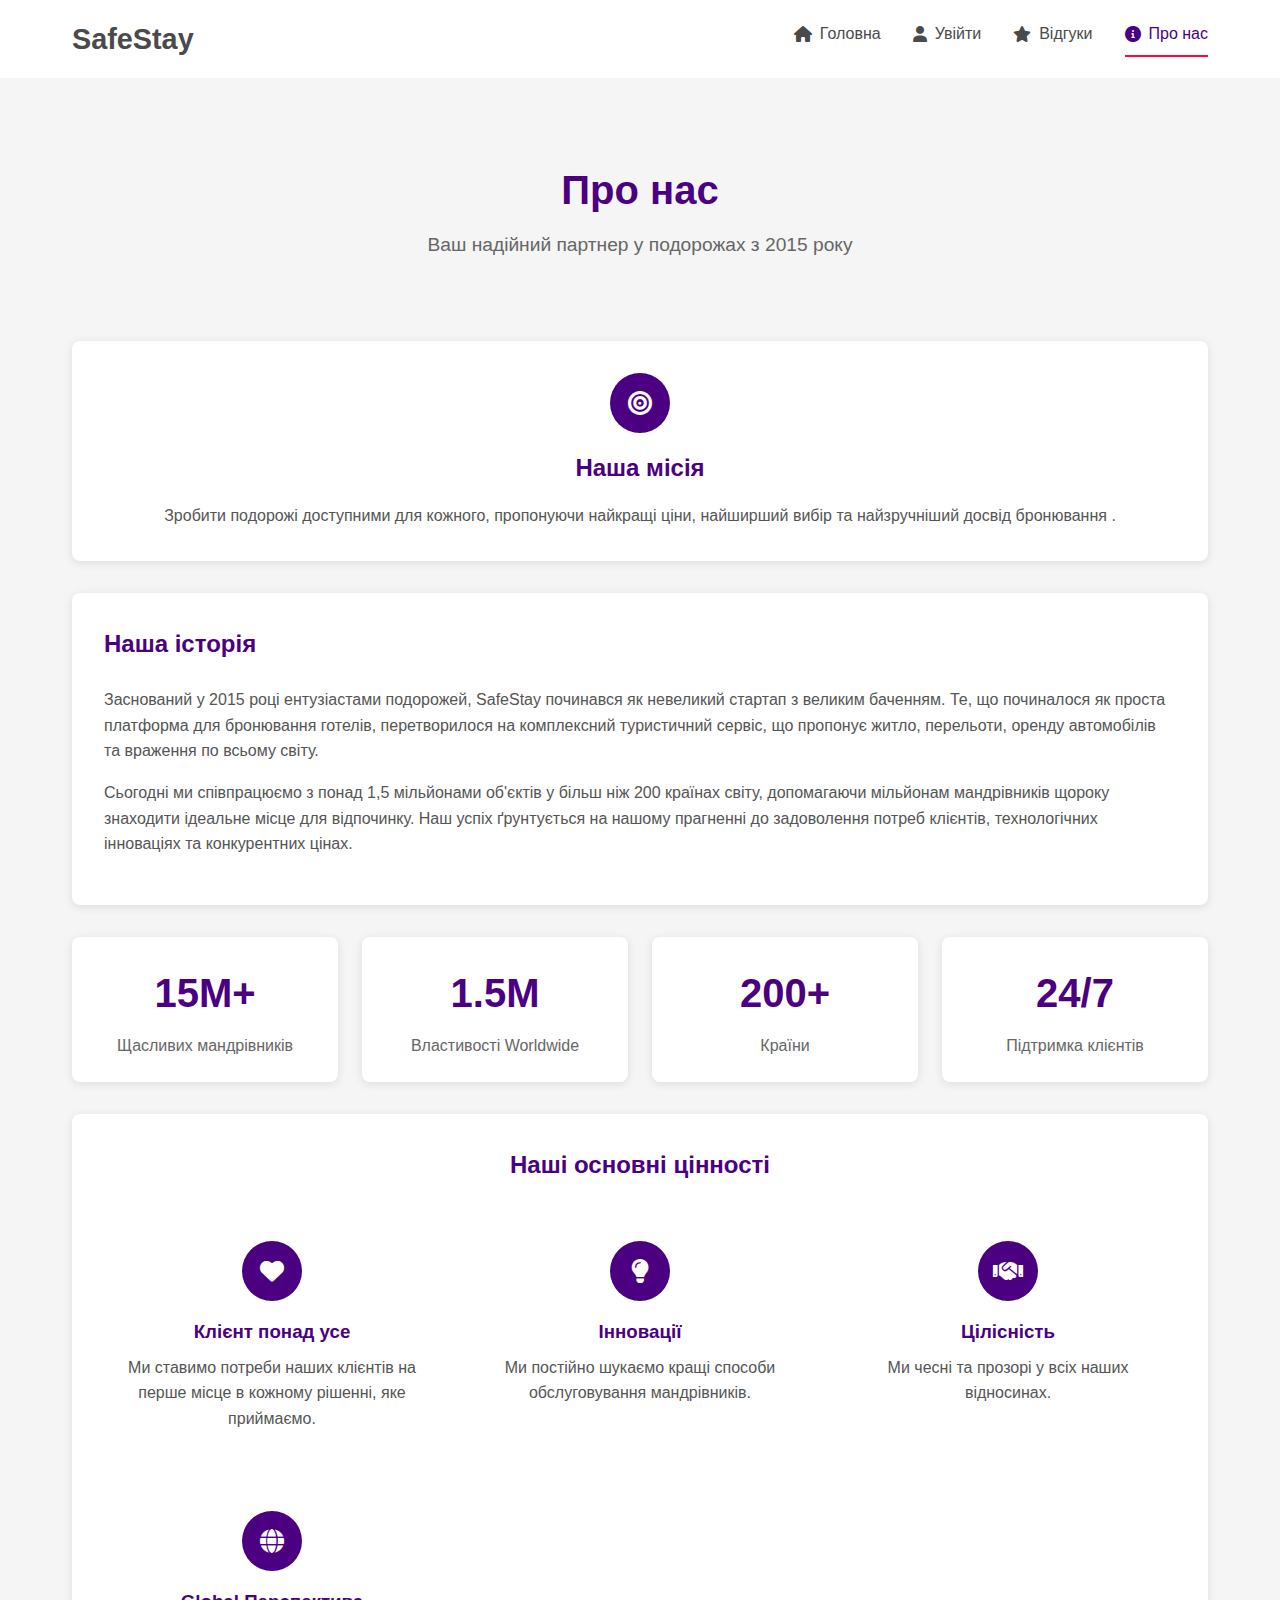
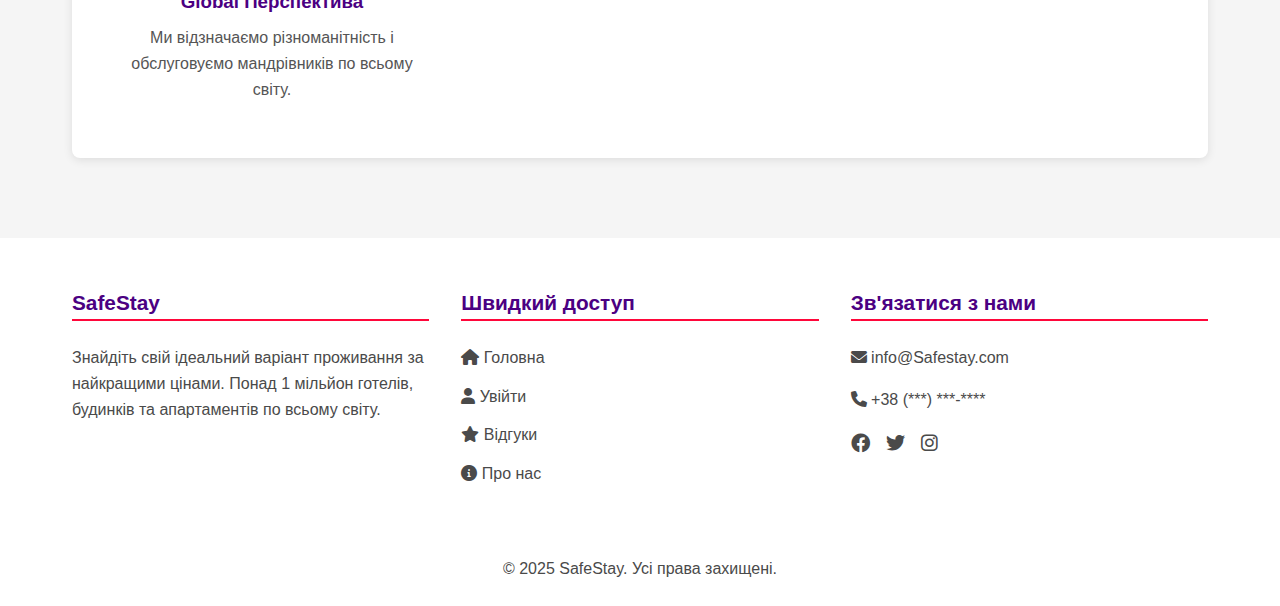
<file: About/index.html>
<!DOCTYPE html>
<html lang="uk">
<head>
    <meta charset="UTF-8">
    <meta name="viewport" content="width=device-width, initial-scale=1.0">
    <title>Про нас - SafeStay</title>
    <!-- Шляхи до CSS та Font Awesome коректні -->
    <link rel="stylesheet" href="style.css">
    <link rel="stylesheet" href="https://cdnjs.cloudflare.com/ajax/libs/font-awesome/6.0.0-beta3/css/all.min.css">
</head>
<body>
    <header>
        <nav class="navbar">
            <div class="logo">
                <!-- Шлях до головної сторінки (на один рівень вище) -->
                <a href="../index.html">SafeStay</a>
            </div>
            <ul class="nav-links">
                <!-- Шляхи коректні -->
                <li><a href="../index.html"><i class="fas fa-home"></i> Головна</a></li>
                <li><a href="../Login/login.html"><i class="fas fa-user"></i> Увійти</a></li>
                <li><a href="../Reviews/reviews.html"><i class="fas fa-star"></i> Відгуки</a></li>
                <li><a href="../About/index.html" class="active"><i class="fas fa-info-circle"></i> Про нас</a></li>
            </ul>
            <div class="mobile-menu">
                <i class="fas fa-bars"></i>
            </div>
        </nav>
    </header>

    <main>
        <section class="about-section">
            <div class="container">
                <div class="about-hero">
                    <h1>Про нас</h1>
                    <p class="subtitle">Ваш надійний партнер у подорожах з 2015 року</p>
                </div>

                <div class="about-content">
                    <div class="about-card mission-card">
                        <div class="card-icon">
                            <i class="fas fa-bullseye"></i>
                        </div>
                        <h2>Наша місія</h2>
                        <p>Зробити подорожі доступними для кожного, пропонуючи найкращі ціни, найширший вибір та найзручніший досвід бронювання .</p>
                    </div>

                    <div class="about-story">
                        <h2>Наша історія</h2>
                        <p>Заснований у 2015 році ентузіастами подорожей, SafeStay починався як невеликий стартап з великим баченням. Те, що починалося як проста платформа для бронювання готелів, перетворилося на комплексний туристичний сервіс, що пропонує житло, перельоти, оренду автомобілів та враження по всьому світу.</p>
                        <p>Сьогодні ми співпрацюємо з понад 1,5 мільйонами об'єктів у більш ніж 200 країнах світу, допомагаючи мільйонам мандрівників щороку знаходити ідеальне місце для відпочинку. Наш успіх ґрунтується на нашому прагненні до задоволення потреб клієнтів, технологічних інноваціях та конкурентних цінах.</p>
                    </div>

                    <div class="stats-grid">
                        <div class="stat-card">
                            <div class="stat-number">15M+</div>
                            <div class="stat-label">Щасливих мандрівників</div>
                        </div>
                        <div class="stat-card">
                            <div class="stat-number">1.5M</div>
                            <div class="stat-label">Властивості Worldwide</div>
                        </div>
                        <div class="stat-card">
                            <div class="stat-number">200+</div>
                            <div class="stat-label">Країни</div>
                        </div>
                        <div class="stat-card">
                            <div class="stat-number">24/7</div>
                            <div class="stat-label">Підтримка клієнтів</div>
                        </div>
                    </div>

                    <div class="values-section">
                        <h2>Наші основні цінності</h2>

                        <div class="values-grid">
                            <div class="value-card">
                                <div class="value-icon">
                                    <i class="fas fa-heart"></i>
                                </div>
                                <h3>Клієнт понад усе</h3>
                                <p>Ми ставимо потреби наших клієнтів на перше місце в кожному рішенні, яке приймаємо.</p>
                            </div>

                            <div class="value-card">
                                <div class="value-icon">
                                    <i class="fas fa-lightbulb"></i>
                                </div>
                                <h3>Інновації</h3>
                                <p>Ми постійно шукаємо кращі способи обслуговування мандрівників.</p>
                            </div>

                            <div class="value-card">
                                <div class="value-icon">
                                    <i class="fas fa-handshake"></i>
                                </div>
                                <h3>Цілісність</h3>
                                <p>Ми чесні та прозорі у всіх наших відносинах.</p>
                            </div>

                            <div class="value-card">
                                <div class="value-icon">
                                    <i class="fas fa-globe"></i>
                                </div>
                                <h3>Global Перспектива</h3>
                                <p>Ми відзначаємо різноманітність і обслуговуємо мандрівників по всьому світу.</p>
                            </div>
                        </div>
                    </div>
                </div>
            </div>
        </section>
    </main>

    <footer>
        <div class="footer-content">
            <div class="footer-section">
                <h3>SafeStay</h3>
                <p>Знайдіть свій ідеальний варіант проживання за найкращими цінами. Понад 1 мільйон готелів, будинків та апартаментів по всьому світу.</p>
            </div>

            <div class="footer-section">
                <h3>Швидкий доступ</h3>
                <ul>
                    <!-- Шляхи коректні -->
                    <li><a href="../index.html"><i class="fas fa-home"></i> Головна</a></li>
                    <li><a href="../Login/login.html"><i class="fas fa-user"></i> Увійти</a></li>
                    <li><a href="../Reviews/reviews.html"><i class="fas fa-star"></i> Відгуки</a></li>
                    <li><a href="../About/index.html" class="active"><i class="fas fa-info-circle"></i> Про нас</a></li>
                </ul>
            </div>

            <div class="footer-section">
                <h3>Зв'язатися з нами</h3>
                <p><i class="fas fa-envelope"></i> info@Safestay.com</p>
                <p><i class="fas fa-phone"></i> +38 (***) ***-****</p>
                <div class="social-icons">
                    <a href="#"><i class="fab fa-facebook"></i></a>
                    <a href="#"><i class="fab fa-twitter"></i></a>
                    <a href="#"><i class="fab fa-instagram"></i></a>
                </div>
            </div>
        </div>

        <div class="footer-bottom">
            <p>&copy; 2025 SafeStay. Усі права захищені.</p>
        </div>
    </footer>
</body>
</html>
</file>
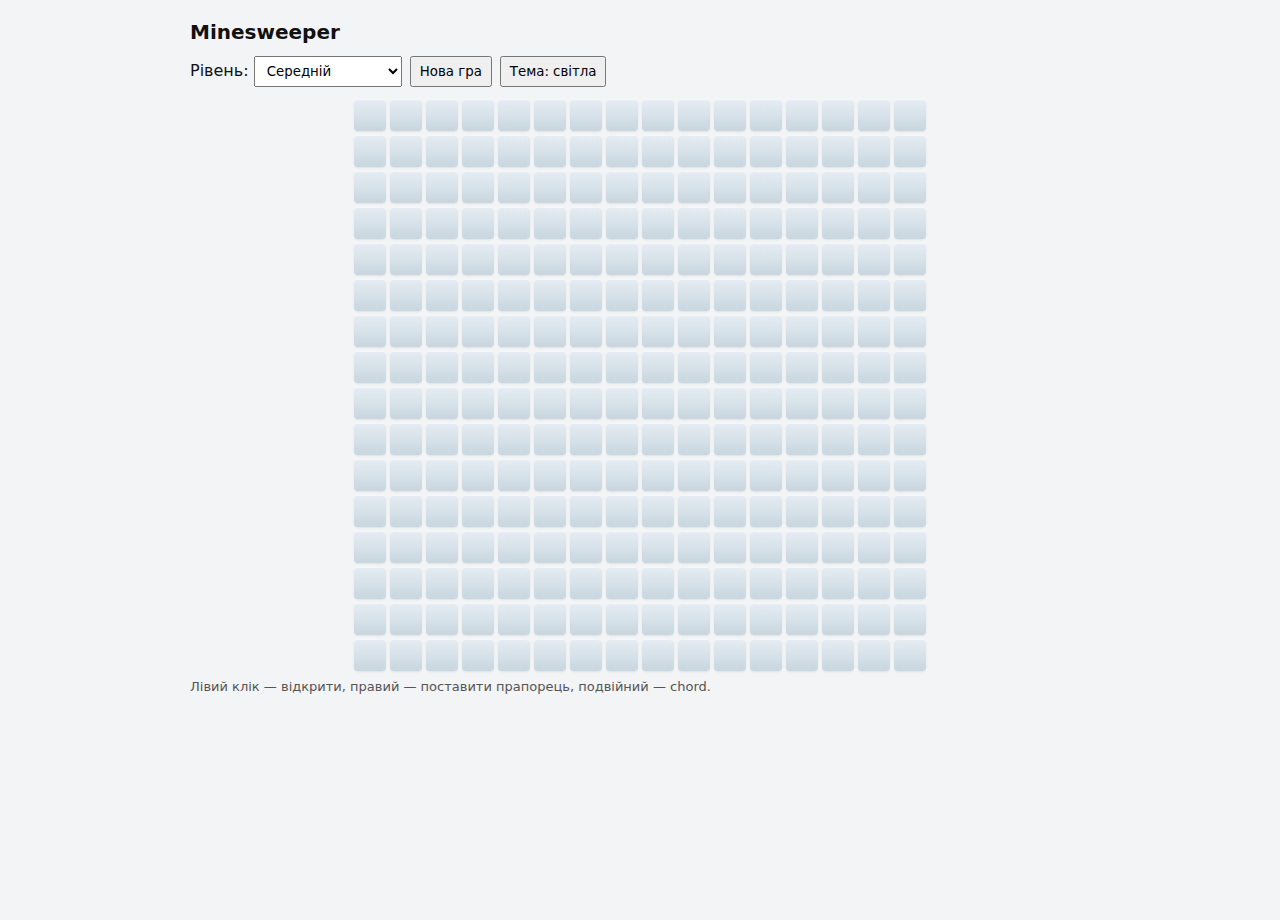
<file: game/index.html>
<!doctype html>
<html lang="uk">
<head>
  <meta charset="utf-8" />
  <title>Minesweeper — Повноекранний режим</title>
  <meta name="viewport" content="width=device-width,initial-scale=1" />
  <link rel="stylesheet" href="style.css" />
</head>
<body>
  <div class="container">
    <h1>Minesweeper</h1>

    <div class="controls">
      <label>Рівень:
        <select id="difficulty">
          <option value="easy">Легкий</option>
          <option value="medium" selected>Середній</option>
          <option value="hard">Важкий</option>
          <option value="extreme">Екстримальний</option>
        </select>
      </label>

      <button id="new">Нова гра</button>
      <button id="themeToggle">Тема: темна</button>
      <span id="status"></span>
    </div>

    <div id="boardWrap">
      <div id="board" class="board"></div>
    </div>

    <p class="hint">Лівий клік — відкрити, правий — поставити прапорець, подвійний — chord.</p>
  </div>

  <script src="script.js"></script>
</body>
</html>
</file>
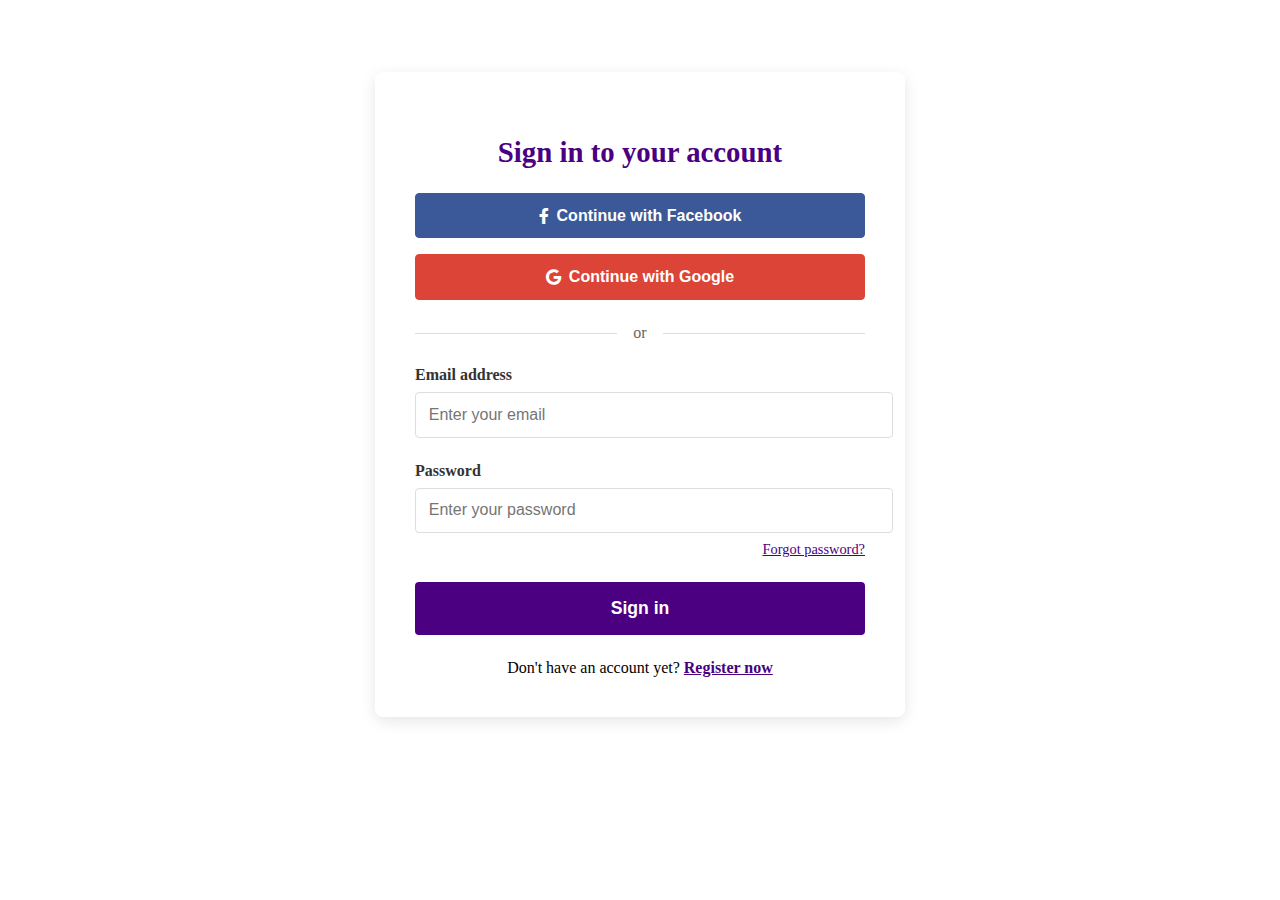
<file: Login/login.html>
<!DOCTYPE html>
<html lang="uk">
<head>
    <meta charset="UTF-8">
    <meta name="viewport" content="width=device-width, initial-scale=1.0">
    <title>Login - SafeStay</title>
    <link rel="stylesheet" href="style.css">
    <link rel="stylesheet" href="https://cdnjs.cloudflare.com/ajax/libs/font-awesome/6.0.0-beta3/css/all.min.css">
</head>
<body>
    <header>

    <main>
        <section class="login-section">
            <div class="login-container">
                <h2>Sign in to your account</h2>

                <div class="login-options">
                    <button class="social-login-btn facebook-btn">
                        <i class="fab fa-facebook-f"></i> Continue with Facebook
                    </button>
                    <button class="social-login-btn google-btn">
                        <i class="fab fa-google"></i> Continue with Google
                    </button>
                    <div class="divider">
                        <span>or</span>
                    </div>
                </div>

                <form class="login-form">
                    <div class="form-group">
                        <label for="email">Email address</label>
                        <input type="email" id="email" placeholder="Enter your email" required>
                    </div>

                    <div class="form-group">
                        <label for="password">Password</label>
                        <input type="password" id="password" placeholder="Enter your password" required>
                        <a href="#" class="forgot-password">Forgot password?</a>
                    </div>

                    <button type="submit" class="login-btn">Sign in</button>

                    <div class="register-link">
                        Don't have an account yet? <a href="#">Register now</a>
                    </div>
                </form>
            </div>
        </section>
    </main>

    <script src="script.js"></script>
</body>
</html>
</file>
<file: About/style.css>
* {
    margin: 0;
    padding: 0;
    box-sizing: border-box;
    font-family: 'Segoe UI', Tahoma, Geneva, Verdana, sans-serif;
}

body {
    color: #333;
    line-height: 1.6;
}

a {
    text-decoration: none;
    color: inherit;
}

header {
    background-color: rgba(0, 255, 0, 0);
    color: white;
    padding: 1rem 0;
    box-shadow: 0 2px 10px rgba(0, 0, 0, 0.1);
}

.navbar {
    display: flex;
    justify-content: space-between;
    align-items: center;
    max-width: 1200px;
    margin: 0 auto;
    padding: 0 2rem;
}

.logo a {
    font-size: 1.8rem;
    font-weight: bold;
    color: #4A4A4A;
}

.nav-links {
    display: flex;
    list-style: none;
}

.nav-links li {
    margin-left: 2rem;
}

.nav-links a {
    font-weight: 500;
    transition: color 0.3s;
    display: flex;
    align-items: center;
    gap: 0.5rem;
    color: #4A4A4A;
}

.nav-links a:hover {
    color: #febb02;
}

.nav-links a.active {
    color: #4B0082;
    border-bottom: 2px solid #FF073A;
    padding-bottom: 0.5rem;
}

.mobile-menu {
    display: none;
    font-size: 1.5rem;
    cursor: pointer;

}

.about-section {
    padding: 3rem 0;
    background-color: #f5f5f5;
}

.about-section .container {
    max-width: 1200px;
    margin: 0 auto;
    padding: 0 2rem;
}

.about-hero {
    text-align: center;
    margin-bottom: 3rem;
    padding: 2rem 0;
}

.about-hero h1 {
    color: red;
    font-size: 2.5rem;
    margin-bottom: 0.5rem;
}

.about-hero .subtitle {
    color: #666;
    font-size: 1.2rem;
}

.about-card {
    background-color: white;
    border-radius: 8px;
    padding: 2rem;
    margin-bottom: 2rem;
    box-shadow: 0 2px 10px rgba(0, 0, 0, 0.1);
    text-align: center;
}

.card-icon {
    width: 60px;
    height: 60px;
    background-color: #003580;
    color: white;
    border-radius: 50%;
    display: flex;
    align-items: center;
    justify-content: center;
    font-size: 1.5rem;
    margin: 0 auto 1rem;
}

.about-card h2 {
    color: #4B0082;
    margin-bottom: 1rem;
}

.about-card p {
    color: #555;
    line-height: 1.6;
}

.about-story {
    background-color: white;
    border-radius: 8px;
    padding: 2rem;
    margin-bottom: 2rem;
    box-shadow: 0 2px 10px rgba(0, 0, 0, 0.1);
}

.about-story h2 {
    color: #003580;
    margin-bottom: 1.5rem;
}

.about-story p {
    color: #555;
    line-height: 1.6;
    margin-bottom: 1rem;
}

.stats-grid {
    display: grid;
    grid-template-columns: repeat(auto-fit, minmax(200px, 1fr));
    gap: 1.5rem;
    margin: 2rem 0;
}

.stat-card {
    background-color: white;
    border-radius: 8px;
    padding: 1.5rem;
    text-align: center;
    box-shadow: 0 2px 10px rgba(0, 0, 0, 0.1);
}

.stat-number {
    font-size: 2.5rem;
    font-weight: bold;
    color: #003580;
    margin-bottom: 0.5rem;
}

.stat-label {
    color: #666;
    font-size: 1rem;
}

.team-section {
    background-color: white;
    border-radius: 8px;
    padding: 2rem;
    margin: 2rem 0;
    box-shadow: 0 2px 10px rgba(0, 0, 0, 0.1);
    text-align: center;
}

.team-section h2 {
    color: #003580;
    margin-bottom: 0.5rem;
}

.team-subtitle {
    color: #666;
    margin-bottom: 2rem;
    font-size: 1.1rem;
}

.team-grid {
    display: grid;
    grid-template-columns: repeat(auto-fit, minmax(250px, 1fr));
    gap: 2rem;
    margin-top: 2rem;
}

.team-member {
    padding: 1.5rem;
}

.team-member img {
    width: 150px;
    height: 150px;
    border-radius: 50%;
    object-fit: cover;
    border: 3px solid #003580;
    margin-bottom: 1rem;
}

.team-member h3 {
    color: #003580;
    margin-bottom: 0.5rem;
}

.team-member .position {
    color: #febb02;
    font-weight: 600;
    margin-bottom: 0.5rem;
}

.team-member .bio {
    color: #555;
    font-size: 0.9rem;
    line-height: 1.5;
}

.values-section {
    background-color: white;
    border-radius: 8px;
    padding: 2rem;
    margin: 2rem 0;
    box-shadow: 0 2px 10px rgba(0, 0, 0, 0.1);
    text-align: center;
}

.values-section h2 {
    color: #003580;
    margin-bottom: 2rem;
}

.values-grid {
    display: grid;
    grid-template-columns: repeat(auto-fit, minmax(250px, 1fr));
    gap: 2rem;
}

.value-card {
    padding: 1.5rem;
}

.value-icon {
    width: 60px;
    height: 60px;
    background-color: #003580;
    color: white;
    border-radius: 50%;
    display: flex;
    align-items: center;
    justify-content: center;
    font-size: 1.5rem;
    margin: 0 auto 1rem;
}

.value-card h3 {
    color: #003580;
    margin-bottom: 0.5rem;
}

.value-card p {
    color: #555;
    line-height: 1.6;
}

@media (max-width: 768px) {
    .about-hero h1 {
        font-size: 2rem;
    }
    
    .stats-grid {
        grid-template-columns: 1fr 1fr;
    }
    
    .team-grid, .values-grid {
        grid-template-columns: 1fr;
    }
}

.about-section {
    padding: 3rem 0;
    background-color: #f5f5f5;
}

.about-section .container {
    max-width: 1200px;
    margin: 0 auto;
    padding: 0 2rem;
}

.about-hero {
    text-align: center;
    margin-bottom: 3rem;
    padding: 2rem 0;
}

.about-hero h1 {
    color: #003580;
    font-size: 2.5rem;
    margin-bottom: 0.5rem;
}

.about-hero .subtitle {
    color: #666;
    font-size: 1.2rem;
}

.about-card {
    background-color: white;
    border-radius: 8px;
    padding: 2rem;
    margin-bottom: 2rem;
    box-shadow: 0 2px 10px rgba(0, 0, 0, 0.1);
    text-align: center;
}

.card-icon {
    width: 60px;
    height: 60px;
    background-color: #003580;
    color: white;
    border-radius: 50%;
    display: flex;
    align-items: center;
    justify-content: center;
    font-size: 1.5rem;
    margin: 0 auto 1rem;
}

.about-card h2 {
    color: #003580;
    margin-bottom: 1rem;
}

.about-card p {
    color: #555;
    line-height: 1.6;
}

.about-story {
    background-color: white;
    border-radius: 8px;
    padding: 2rem;
    margin-bottom: 2rem;
    box-shadow: 0 2px 10px rgba(0, 0, 0, 0.1);
}

.about-story h2 {
    color: #003580;
    margin-bottom: 1.5rem;
}

.about-story p {
    color: #555;
    line-height: 1.6;
    margin-bottom: 1rem;
}

.stats-grid {
    display: grid;
    grid-template-columns: repeat(auto-fit, minmax(200px, 1fr));
    gap: 1.5rem;
    margin: 2rem 0;
}

.stat-card {
    background-color: white;
    border-radius: 8px;
    padding: 1.5rem;
    text-align: center;
    box-shadow: 0 2px 10px rgba(0, 0, 0, 0.1);
}

.stat-number {
    font-size: 2.5rem;
    font-weight: bold;
    color: #003580;
    margin-bottom: 0.5rem;
}

.stat-label {
    color: #666;
    font-size: 1rem;
}

.values-section {
    background-color: white;
    border-radius: 8px;
    padding: 2rem;
    margin: 2rem 0;
    box-shadow: 0 2px 10px rgba(0, 0, 0, 0.1);
    text-align: center;
}

.values-section h2 {
    color: #003580;
    margin-bottom: 2rem;
}

.values-grid {
    display: grid;
    grid-template-columns: repeat(auto-fit, minmax(250px, 1fr));
    gap: 2rem;
}

.value-card {
    padding: 1.5rem;
}

.value-icon {
    width: 60px;
    height: 60px;
    background-color: #003580;
    color: white;
    border-radius: 50%;
    display: flex;
    align-items: center;
    justify-content: center;
    font-size: 1.5rem;
    margin: 0 auto 1rem;
}

.value-card h3 {
    color: #003580;
    margin-bottom: 0.5rem;
}

.value-card p {
    color: #555;
    line-height: 1.6;
}

@media (max-width: 768px) {
    .about-hero h1 {
        font-size: 2rem;
    }
    
    .stats-grid {
        grid-template-columns: 1fr 1fr;
    }
    
    .team-grid, .values-grid {
        grid-template-columns: 1fr;
    }
}

.about-section {
    padding: 3rem 0;
    background-color: #f5f5f5;
}

.about-section .container {
    max-width: 1200px;
    margin: 0 auto;
    padding: 0 2rem;
}

.about-hero {
    text-align: center;
    margin-bottom: 3rem;
    padding: 2rem 0;
}

.about-hero h1 {
    color: red;
    font-size: 2.5rem;
    margin-bottom: 0.5rem;
}

.about-hero .subtitle {
    color: #666;
    font-size: 1.2rem;
}

.about-card {
    background-color: white;
    border-radius: 8px;
    padding: 2rem;
    margin-bottom: 2rem;
    box-shadow: 0 2px 10px rgba(0, 0, 0, 0.1);
    text-align: center;
}

.card-icon {
    width: 60px;
    height: 60px;
    background-color: #003580;
    color: white;
    border-radius: 50%;
    display: flex;
    align-items: center;
    justify-content: center;
    font-size: 1.5rem;
    margin: 0 auto 1rem;
}

.about-card h2 {
    color: #003580;
    margin-bottom: 1rem;
}

.about-card p {
    color: #555;
    line-height: 1.6;
}

.about-story {
    background-color: white;
    border-radius: 8px;
    padding: 2rem;
    margin-bottom: 2rem;
    box-shadow: 0 2px 10px rgba(0, 0, 0, 0.1);
}

.about-story h2 {
    color: #003580;
    margin-bottom: 1.5rem;
}

.about-story p {
    color: #555;
    line-height: 1.6;
    margin-bottom: 1rem;
}

.stats-grid {
    display: grid;
    grid-template-columns: repeat(auto-fit, minmax(200px, 1fr));
    gap: 1.5rem;
    margin: 2rem 0;
}

.stat-card {
    background-color: white;
    border-radius: 8px;
    padding: 1.5rem;
    text-align: center;
    box-shadow: 0 2px 10px rgba(0, 0, 0, 0.1);
}

.stat-number {
    font-size: 2.5rem;
    font-weight: bold;
    color: #003580;
    margin-bottom: 0.5rem;
}

.stat-label {
    color: #666;
    font-size: 1rem;
}

.values-section {
    background-color: white;
    border-radius: 8px;
    padding: 2rem;
    margin: 2rem 0;
    box-shadow: 0 2px 10px rgba(0, 0, 0, 0.1);
    text-align: center;
}

.values-section h2 {
    color: #003580;
    margin-bottom: 2rem;
}

.values-grid {
    display: grid;
    grid-template-columns: repeat(auto-fit, minmax(250px, 1fr));
    gap: 2rem;
}

.value-card {
    padding: 1.5rem;
}

.value-icon {
    width: 60px;
    height: 60px;
    background-color: #003580;
    color: white;
    border-radius: 50%;
    display: flex;
    align-items: center;
    justify-content: center;
    font-size: 1.5rem;
    margin: 0 auto 1rem;
}

.value-card h3 {
    color: #003580;
    margin-bottom: 0.5rem;
}

.value-card p {
    color: #555;
    line-height: 1.6;
}

@media (max-width: 768px) {
    .about-hero h1 {
        font-size: 2rem;
    }
    
    .stats-grid {
        grid-template-columns: 1fr 1fr;
    }
    
    .team-grid, .values-grid {
        grid-template-columns: 1fr;
    }
}

.about-section {
    padding: 3rem 0;
    background-color: #f5f5f5;
}

.about-section .container {
    max-width: 1200px;
    margin: 0 auto;
    padding: 0 2rem;
}

.about-hero {
    text-align: center;
    margin-bottom: 3rem;
    padding: 2rem 0;
}

.about-hero h1 {
    color: #4B0082;
    font-size: 2.5rem;
    margin-bottom: 0.5rem;
}

.about-hero .subtitle {
    color: #666;
    font-size: 1.2rem;
}

.about-card {
    background-color: white;
    border-radius: 8px;
    padding: 2rem;
    margin-bottom: 2rem;
    box-shadow: 0 2px 10px rgba(0, 0, 0, 0.1);
    text-align: center;
}

.card-icon {
    width: 60px;
    height: 60px;
    background-color: #4B0082;
    color: white;
    border-radius: 50%;
    display: flex;
    align-items: center;
    justify-content: center;
    font-size: 1.5rem;
    margin: 0 auto 1rem;
}

.about-card h2 {
    color: #4B0082;
    margin-bottom: 1rem;
}

.about-card p {
    color: #555;
    line-height: 1.6;
}

.about-story {
    background-color: white;
    border-radius: 8px;
    padding: 2rem;
    margin-bottom: 2rem;
    box-shadow: 0 2px 10px rgba(0, 0, 0, 0.1);
}

.about-story h2 {
    color: #4B0082;
    margin-bottom: 1.5rem;
}

.about-story p {
    color: #555;
    line-height: 1.6;
    margin-bottom: 1rem;
}

.stats-grid {
    display: grid;
    grid-template-columns: repeat(auto-fit, minmax(200px, 1fr));
    gap: 1.5rem;
    margin: 2rem 0;
}

.stat-card {
    background-color: white;
    border-radius: 8px;
    padding: 1.5rem;
    text-align: center;
    box-shadow: 0 2px 10px rgba(0, 0, 0, 0.1);
}

.stat-number {
    font-size: 2.5rem;
    font-weight: bold;
    color: #4B0082;
    margin-bottom: 0.5rem;
}

.stat-label {
    color: #666;
    font-size: 1rem;
}

.values-section {
    background-color: white;
    border-radius: 8px;
    padding: 2rem;
    margin: 2rem 0;
    box-shadow: 0 2px 10px rgba(0, 0, 0, 0.1);
    text-align: center;
}

.values-section h2 {
    color: #4B0082;
    margin-bottom: 2rem;
}

.values-grid {
    display: grid;
    grid-template-columns: repeat(auto-fit, minmax(250px, 1fr));
    gap: 2rem;
}

.value-card {
    padding: 1.5rem;
}

.value-icon {
    width: 60px;
    height: 60px;
    background-color: #4B0082;
    color: white;
    border-radius: 50%;
    display: flex;
    align-items: center;
    justify-content: center;
    font-size: 1.5rem;
    margin: 0 auto 1rem;
}

.value-card h3 {
    color: #4B0082;
    margin-bottom: 0.5rem;
}

.value-card p {
    color: #555;
    line-height: 1.6;
}

@media (max-width: 768px) {
    .about-hero h1 {
        font-size: 2rem;
    }
    
    .stats-grid {
        grid-template-columns: 1fr 1fr;
    }
    
    .team-grid, .values-grid {
        grid-template-columns: 1fr;
    }
}

footer {
    background-color: rgba(0, 255, 0, 0);
    color: #4A4A4A;
    padding: 3rem 0 0;
}

.footer-content {
    max-width: 1200px;
    margin: 0 auto;
    padding: 0 2rem;
    display: grid;
    grid-template-columns: repeat(auto-fit, minmax(250px, 1fr));
    gap: 2rem;
}

.footer-section h3 {
    font-size: 1.3rem;
    margin-bottom: 1.5rem;
    color: #4B0082;
    border-bottom: 2px solid #FF073A;
}

.footer-section p {
    margin-bottom: 1rem;
}

.footer-section ul {
    list-style: none;
}

.footer-section ul li {
    margin-bottom: 0.8rem;
}

.footer-section ul li a:hover {
    color: #febb02;
}

.social-icons {
    display: flex;
    gap: 1rem;
    margin-top: 1rem;
}

.social-icons a {
    font-size: 1.2rem;
    transition: color 0.3s;
}

.social-icons a:hover {
    color: #febb02;
}

.footer-bottom {
    text-align: center;
    padding: 1.5rem;
    margin-top: 2rem;
    border-top: 1px solid rgba(255, 255, 255, 0.1);
}

@media (max-width: 768px) {
    .nav-links {
        display: none;
    }
    
    .mobile-menu {
        display: block;
    }
    
    .search-form {
        grid-template-columns: 1fr;
    }
    
    .deal-container {
        grid-template-columns: 1fr;
    }
    
    .deal-card {
        flex-direction: column;
    }
    
    .deal-card img {
        width: 100%;
        height: 200px;
    }
}
</file>
<file: game/style.css>
:root{
  --cell-size: 32px;
  --bg: #f3f4f6;
  --tile: #e6edf3;
  --tile-dark: #c8d6df;
  --flag: #e63946;
  --text: #111;
  --tile-text: #0b3b52;
  --ui-gap: 12px;
}
*{box-sizing:border-box;font-family:system-ui,-apple-system,Segoe UI,Roboto,Arial;user-select:none}
html,body{height:100%}
body{margin:20px;background:var(--bg);color:var(--text);display:flex;align-items:flex-start;justify-content:center}
.container{width:100%;max-width:900px;padding-bottom:20px}
h1{margin:0 0 12px;font-size:20px}
.controls{display:flex;gap:8px;align-items:center;margin-bottom:12px;flex-wrap:wrap}
.controls select,.controls button{padding:6px 8px}
#status{margin-left:8px;font-weight:600}
#boardWrap{display:flex;justify-content:center;align-items:center}
.board{display:grid;gap:4px;background:transparent;transition:width 160ms,height 160ms}
.cell{
  width:var(--cell-size);height:var(--cell-size);
  display:flex;align-items:center;justify-content:center;
  background:linear-gradient(180deg,var(--tile) 0,var(--tile-dark) 100%);
  border-radius:4px;font-weight:700;color:var(--tile-text);cursor:pointer;
  box-shadow:0 1px 0 rgba(255,255,255,0.6) inset,0 1px 2px rgba(0,0,0,0.08);
  font-size:14px;
}
.cell.revealed{
  background:#fff;border-radius:3px;cursor:default;
  box-shadow:none;color:var(--tile-text);font-weight:700;
}
.cell.flagged{background:linear-gradient(180deg,#fff7f8,#ffdfe2);color:var(--flag)}
.cell.mine{background:linear-gradient(180deg,#ffebeb,#ffdcdc);color:#a00}
.hint{font-size:13px;color:#555;margin-top:8px}

/* Dark theme */
body.dark {
  --bg: #0b0f12;
  --tile: #111215;
  --tile-dark: #1a1f23;
  --flag: #ff6b6b;
  --text: #e6eef6;
  --tile-text: #d7eef6;
}
body.dark .cell.revealed { background:#0f1416; color:var(--tile-text); }
body.dark .cell.flagged { background: linear-gradient(180deg,#2b1112,#3b1b1c); }
body.dark .cell.mine { background: linear-gradient(180deg,#4b1111,#6b1b1b); color:#ffcfcf; }

/* Fullscreen adjustments: when in fullscreen, make board fill viewport */
:fullscreen #board, :-webkit-full-screen #board {
  width: 100vw !important;
  height: 100vh !important;
  display: grid;
  gap: 2px;
  align-content: center;
  justify-content: center;
}
.fullscreen-board {
  position: fixed;
  inset: 0;
  display: flex;
  align-items: center;
  justify-content: center;
  background: transparent;
  z-index: 9999;
}
</file>
<file: Login/style.css>
body {
    background-image: url('https://images.pexels.com/photos/127673/pexels-photo-127673.jpeg?_gl=1*1lg583r*_ga*MTg2MDc3MTUyMy4xNzUwNTgxNzAx*_ga_8JE65Q40S6*czE3NTA1ODE3MDAkbzEkZzAkdDE3NTA1ODE3MDAkajYwJGwwJGgw');
}

.login-section {
    padding: 4rem 0;
}

.login-container {
    max-width: 450px;
    margin: 0 auto;
    padding: 2.5rem;
    background-color: white;
    border-radius: 8px;
    box-shadow: 0 4px 15px rgba(0, 0, 0, 0.1);
}

.login-container h2 {
    color: #4B0082;
    text-align: center;
    margin-bottom: 1.5rem;
    font-size: 1.8rem;
}

.social-login-btn {
    width: 100%;
    padding: 0.8rem;
    margin-bottom: 1rem;
    border: 1px solid #ddd;
    border-radius: 4px;
    font-size: 1rem;
    font-weight: 600;
    cursor: pointer;
    display: flex;
    align-items: center;
    justify-content: center;
    gap: 0.5rem;
    transition: background-color 0.3s;
}

.social-login-btn.facebook-btn {
    background-color: #3b5998;
    color: white;
    border-color: #3b5998;
}

.social-login-btn.google-btn {
    background-color: #db4437;
    color: white;
    border-color: #db4437;
}

.social-login-btn:hover {
    filter: brightness(110%);
}

.divider {
    position: relative;
    margin: 1.5rem 0;
    text-align: center;
}

.divider::before {
    content: "";
    position: absolute;
    top: 50%;
    left: 0;
    right: 0;
    height: 1px;
    background-color: #ddd;
    z-index: 1;
}

.divider span {
    position: relative;
    z-index: 2;
    background-color: white;
    padding: 0 1rem;
    color: #666;
}

.login-form .form-group {
    margin-bottom: 1.5rem;
}

.login-form label {
    display: block;
    margin-bottom: 0.5rem;
    font-weight: 600;
    color: #333;
}

.login-form input {
    width: 100%;
    padding: 0.8rem;
    border: 1px solid #ddd;
    border-radius: 4px;
    font-size: 1rem;
}

.forgot-password {
    display: block;
    text-align: right;
    margin-top: 0.5rem;
    font-size: 0.9rem;
    color: #4B0082;
    transition: color 0.3s;
}

.forgot-password:hover {
    color: #ff8c00;
}

.login-btn {
    width: 100%;
    padding: 1rem;
    background-color: #4B0082;
    color: white;
    border: none;
    border-radius: 4px;
    font-size: 1.1rem;
    font-weight: 600;
    cursor: pointer;
    transition: background-color 0.3s;
}

.login-btn:hover {
    background-color: #ff8c00;
}

.register-link {
    text-align: center;
    margin-top: 1.5rem;
}

.register-link a {
    color: #4B0082;
    font-weight: 600;
    transition: color 0.3s;
}

.register-link a:hover {
    color: #ff8c00;
}
</file>
